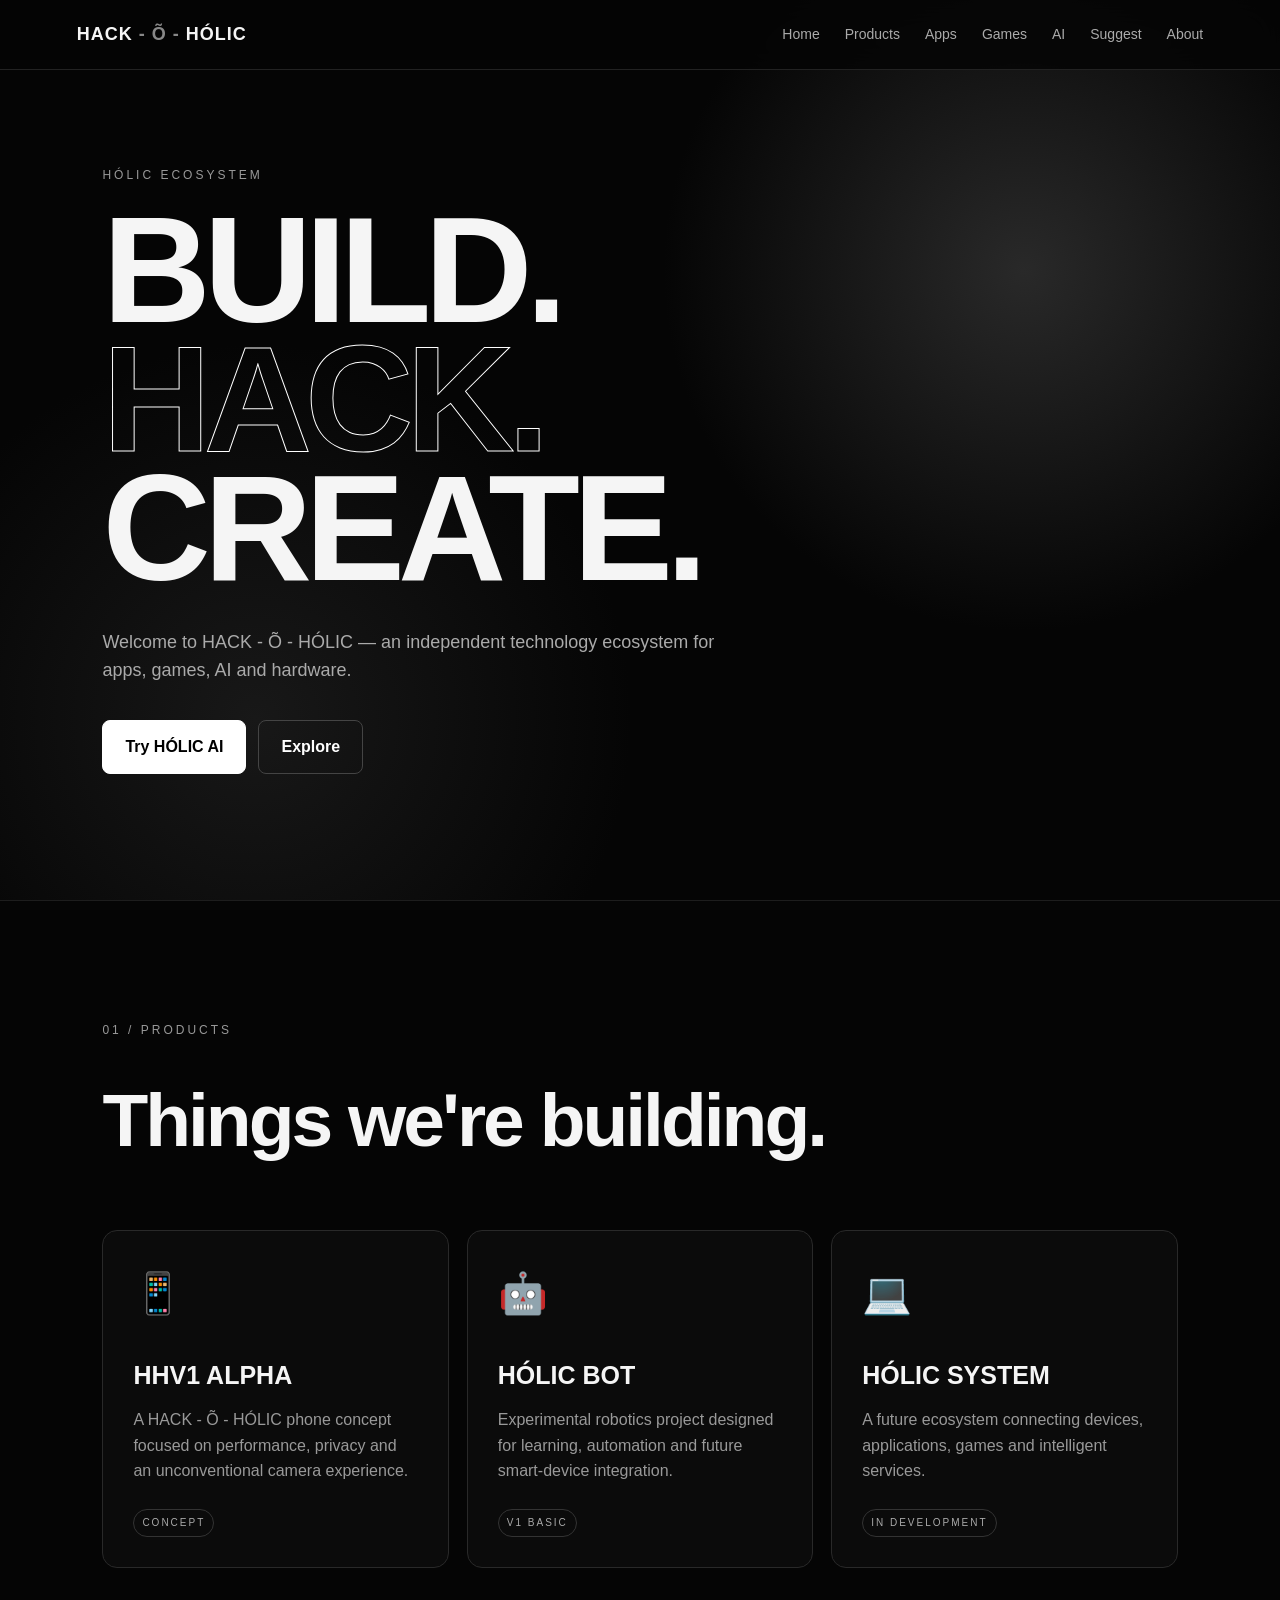
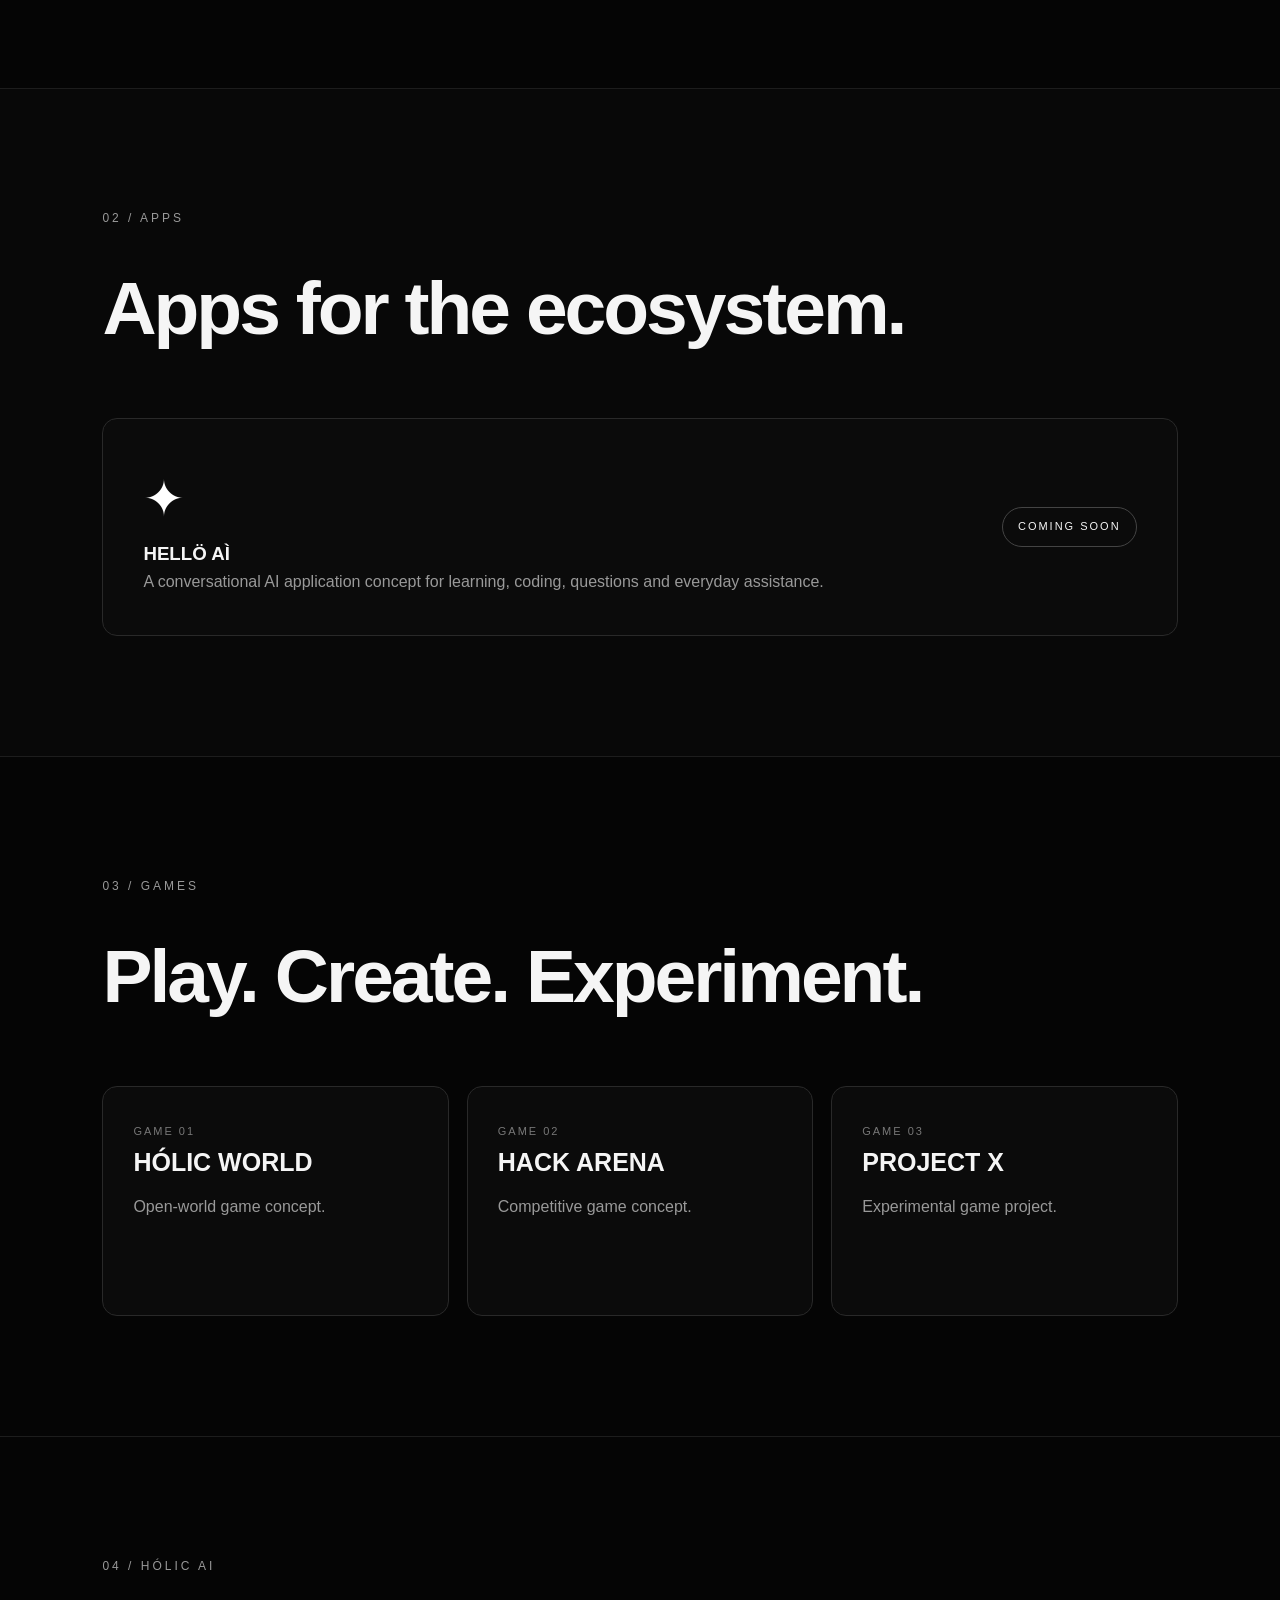
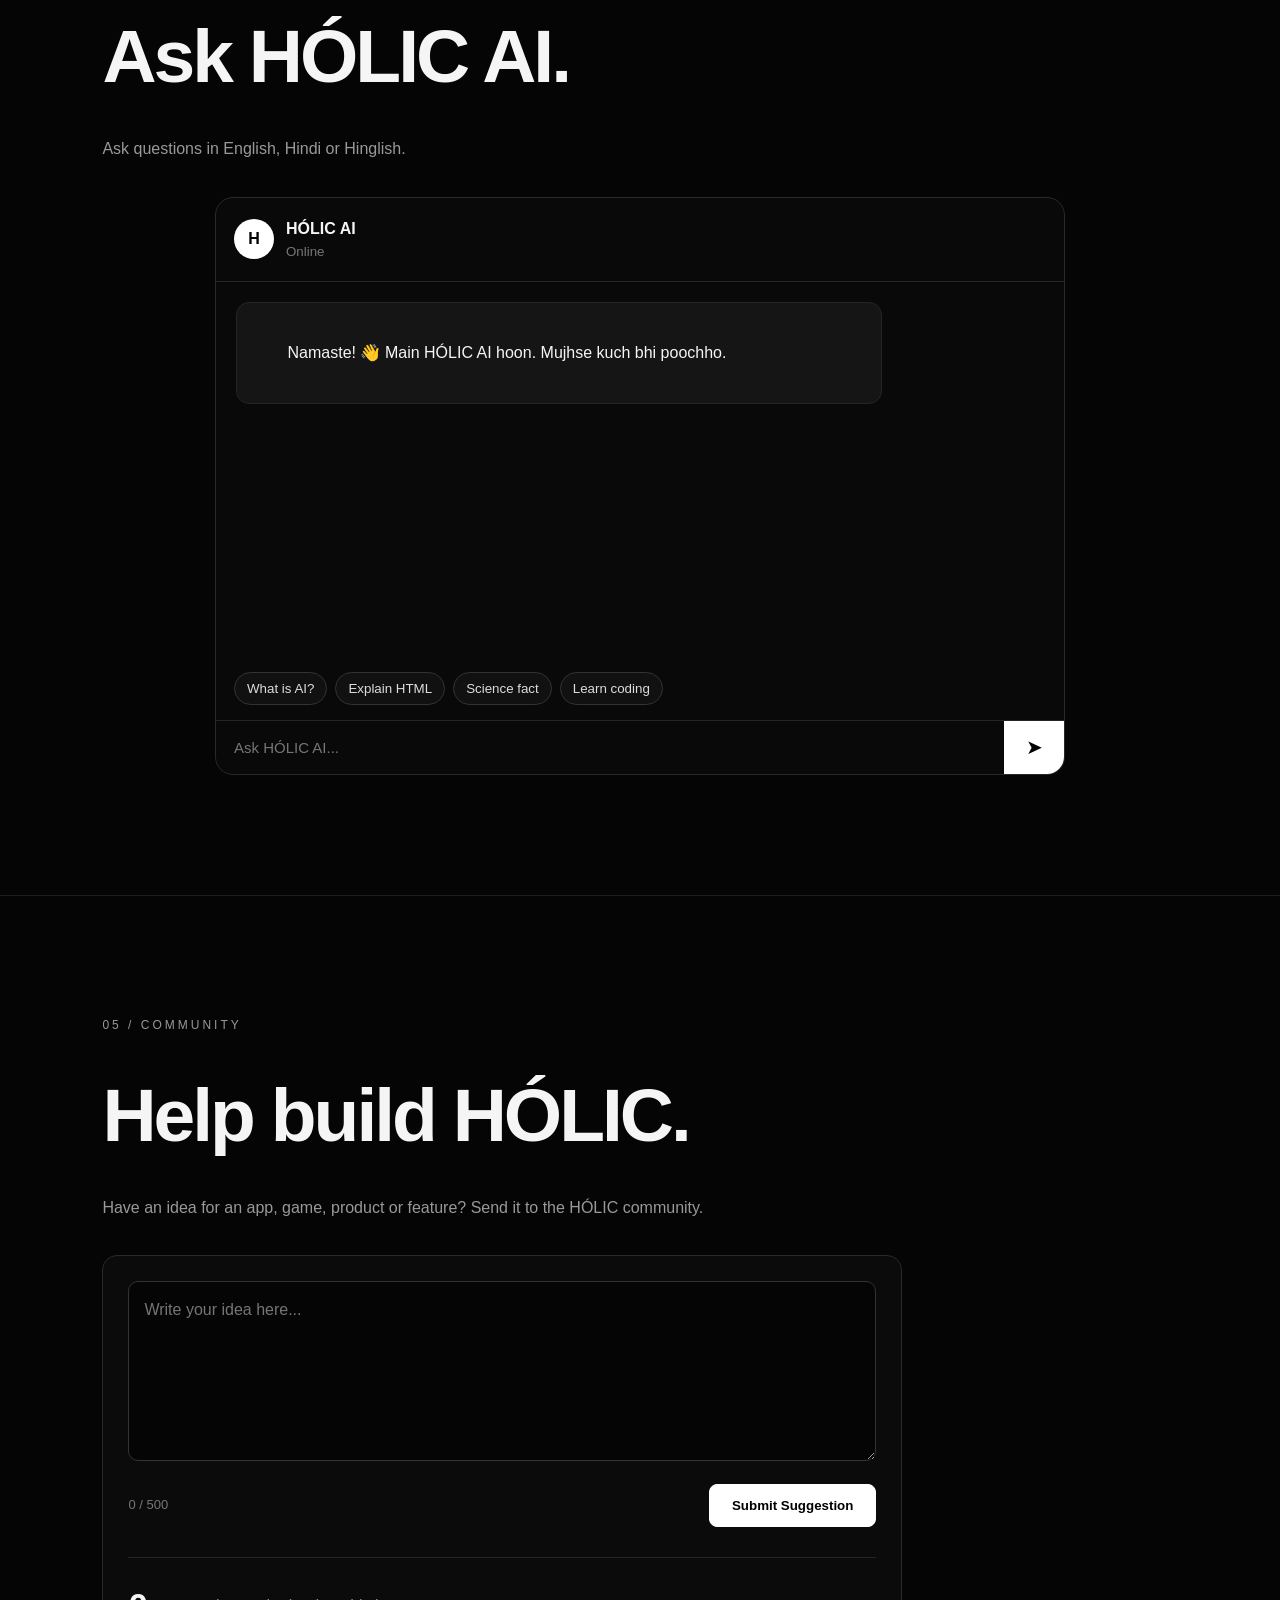
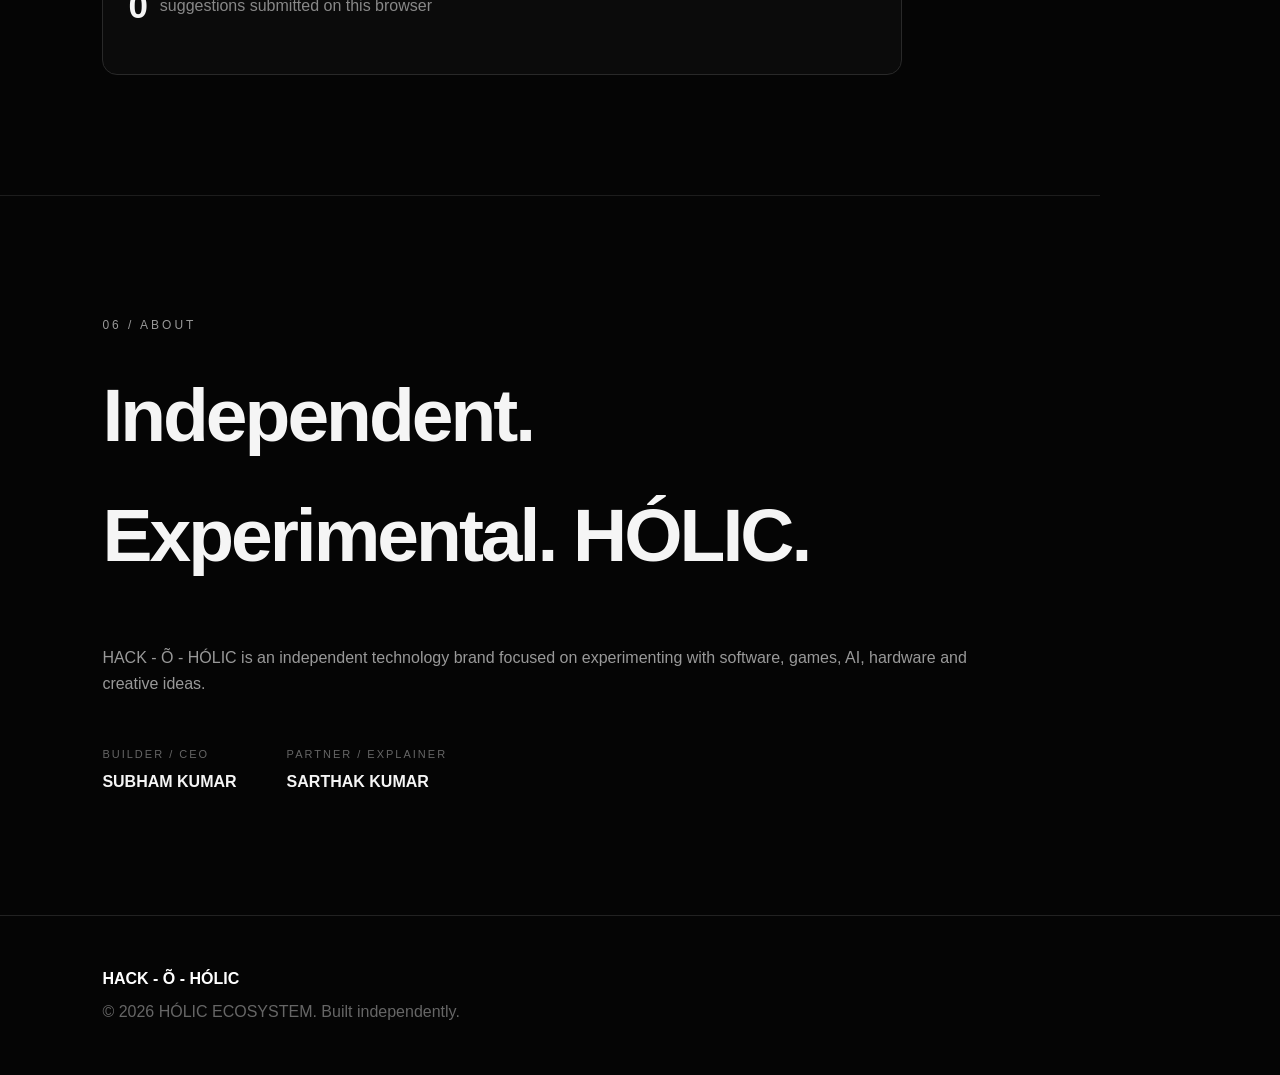
<file: index.html>
<!DOCTYPE html>
<html lang="en">
<head>
  <meta charset="UTF-8">
  <meta name="viewport" content="width=device-width, initial-scale=1.0">
  <meta name="description" content="HACK - Õ - HÓLIC — technology, AI, apps, games and innovation.">
  <title>HACK - Õ - HÓLIC</title>
  <link rel="stylesheet" href="style.css">
</head>

<body>

<header class="navbar">
  <div class="logo">HACK<span> - Õ - </span>HÓLIC</div>

  <button class="menu-btn" id="menuBtn">☰</button>

  <nav id="nav">
    <a href="#home">Home</a>
    <a href="#products">Products</a>
    <a href="#apps">Apps</a>
    <a href="#games">Games</a>
    <a href="#ai">AI</a>
    <a href="#suggest">Suggest</a>
    <a href="#about">About</a>
  </nav>
</header>

<main>

<section id="home" class="hero">
  <div class="hero-content">
    <p class="badge">HÓLIC ECOSYSTEM</p>

    <h1>BUILD.<br><span>HACK.</span><br>CREATE.</h1>

    <p class="hero-text">
      Welcome to HACK - Õ - HÓLIC — an independent technology ecosystem
      for apps, games, AI and hardware.
    </p>

    <div class="hero-buttons">
      <a href="#ai" class="btn primary">Try HÓLIC AI</a>
      <a href="#products" class="btn secondary">Explore</a>
    </div>
  </div>
</section>


<section id="products" class="section">
  <p class="section-tag">01 / PRODUCTS</p>
  <h2>Things we're building.</h2>

  <div class="cards">

    <article class="card">
      <div class="card-icon">📱</div>
      <h3>HHV1 ALPHA</h3>
      <p>
        A HACK - Õ - HÓLIC phone concept focused on performance,
        privacy and an unconventional camera experience.
      </p>
      <span class="status">CONCEPT</span>
    </article>

    <article class="card">
      <div class="card-icon">🤖</div>
      <h3>HÓLIC BOT</h3>
      <p>
        Experimental robotics project designed for learning,
        automation and future smart-device integration.
      </p>
      <span class="status">V1 BASIC</span>
    </article>

    <article class="card">
      <div class="card-icon">💻</div>
      <h3>HÓLIC SYSTEM</h3>
      <p>
        A future ecosystem connecting devices, applications,
        games and intelligent services.
      </p>
      <span class="status">IN DEVELOPMENT</span>
    </article>

  </div>
</section>


<section id="apps" class="section dark-section">
  <p class="section-tag">02 / APPS</p>
  <h2>Apps for the ecosystem.</h2>

  <div class="feature">
    <div>
      <p class="big-icon">✦</p>
      <h3>HELLÖ AÌ</h3>
      <p>
        A conversational AI application concept for learning,
        coding, questions and everyday assistance.
      </p>
    </div>

    <div class="feature-label">COMING SOON</div>
  </div>
</section>


<section id="games" class="section">
  <p class="section-tag">03 / GAMES</p>
  <h2>Play. Create. Experiment.</h2>

  <div class="game-grid">
    <div class="game-card">
      <span>GAME 01</span>
      <h3>HÓLIC WORLD</h3>
      <p>Open-world game concept.</p>
    </div>

    <div class="game-card">
      <span>GAME 02</span>
      <h3>HACK ARENA</h3>
      <p>Competitive game concept.</p>
    </div>

    <div class="game-card">
      <span>GAME 03</span>
      <h3>PROJECT X</h3>
      <p>Experimental game project.</p>
    </div>
  </div>
</section>


<section id="ai" class="section ai-section">
  <p class="section-tag">04 / HÓLIC AI</p>
  <h2>Ask HÓLIC AI.</h2>
  <p class="section-intro">
    Ask questions in English, Hindi or Hinglish.
  </p>

  <div class="ai-box">

    <div class="ai-header">
      <div class="ai-avatar">H</div>
      <div>
        <strong>HÓLIC AI</strong>
        <small>Online</small>
      </div>
    </div>

    <div id="chatMessages" class="chat-messages">
      <div class="message ai-message">
        Namaste! 👋 Main HÓLIC AI hoon. Mujhse kuch bhi poochho.
      </div>
    </div>

    <div class="suggestions">
      <button data-question="What is artificial intelligence?">What is AI?</button>
      <button data-question="Explain HTML in simple words.">Explain HTML</button>
      <button data-question="Give me a science fact.">Science fact</button>
      <button data-question="Help me learn coding.">Learn coding</button>
    </div>

    <form id="chatForm" class="chat-input">
      <input
        id="userInput"
        type="text"
        placeholder="Ask HÓLIC AI..."
        autocomplete="off"
        required
      >
      <button type="submit">➤</button>
    </form>

  </div>
</section>


<section id="suggest" class="section">
  <p class="section-tag">05 / COMMUNITY</p>
  <h2>Help build HÓLIC.</h2>

  <p class="section-intro">
    Have an idea for an app, game, product or feature?
    Send it to the HÓLIC community.
  </p>

  <div class="suggest-box">

    <textarea
      id="suggestionText"
      maxlength="500"
      placeholder="Write your idea here..."
    ></textarea>

    <div class="suggest-bottom">
      <span id="charCount">0 / 500</span>
      <button id="suggestButton" class="btn primary">Submit Suggestion</button>
    </div>

    <div class="counter">
      <strong id="suggestionCount">0</strong>
      <span>suggestions submitted on this browser</span>
    </div>

    <p id="suggestStatus"></p>
  </div>
</section>


<section id="about" class="section about">
  <p class="section-tag">06 / ABOUT</p>
  <h2>Independent. Experimental. HÓLIC.</h2>

  <p>
    HACK - Õ - HÓLIC is an independent technology brand focused on
    experimenting with software, games, AI, hardware and creative ideas.
  </p>

  <div class="credits">
    <div>
      <span>BUILDER / CEO</span>
      <strong>SUBHAM KUMAR</strong>
    </div>

    <div>
      <span>PARTNER / EXPLAINER</span>
      <strong>SARTHAK KUMAR</strong>
    </div>
  </div>
</section>

</main>


<footer>
  <div class="footer-logo">HACK - Õ - HÓLIC</div>
  <p>© 2026 HÓLIC ECOSYSTEM. Built independently.</p>
</footer>

<script src="script.js"></script>
</body>
                                   </html>
</file>
<file: style.css>
* {
  margin: 0;
  padding: 0;
  box-sizing: border-box;
}

html {
  scroll-behavior: smooth;
}

body {
  font-family: Arial, Helvetica, sans-serif;
  background: #050505;
  color: #f5f5f5;
  line-height: 1.6;
}

a {
  color: inherit;
  text-decoration: none;
}

.navbar {
  position: fixed;
  top: 0;
  left: 0;
  width: 100%;
  height: 70px;
  padding: 0 6%;
  display: flex;
  align-items: center;
  justify-content: space-between;
  background: rgba(5, 5, 5, 0.85);
  backdrop-filter: blur(15px);
  border-bottom: 1px solid #222;
  z-index: 1000;
}

.logo {
  font-size: 18px;
  font-weight: 900;
  letter-spacing: 1px;
}

.logo span {
  opacity: 0.55;
}

nav {
  display: flex;
  gap: 25px;
}

nav a {
  color: #aaa;
  font-size: 14px;
  transition: 0.25s;
}

nav a:hover {
  color: white;
}

.menu-btn {
  display: none;
  border: 0;
  background: none;
  color: white;
  font-size: 25px;
}

.hero {
  min-height: 100vh;
  display: flex;
  align-items: center;
  padding: 120px 8% 80px;
  background:
    radial-gradient(circle at 80% 30%, #292929 0, transparent 30%),
    radial-gradient(circle at 20% 80%, #181818 0, transparent 30%),
    #050505;
}

.hero-content {
  max-width: 800px;
}

.badge,
.section-tag {
  color: #999;
  letter-spacing: 3px;
  font-size: 12px;
  margin-bottom: 20px;
}

.hero h1 {
  font-size: clamp(60px, 12vw, 150px);
  line-height: 0.86;
  letter-spacing: -7px;
  margin-bottom: 35px;
}

.hero h1 span {
  color: transparent;
  -webkit-text-stroke: 1px white;
}

.hero-text {
  max-width: 650px;
  color: #aaa;
  font-size: 18px;
  margin-bottom: 35px;
}

.hero-buttons {
  display: flex;
  gap: 12px;
  flex-wrap: wrap;
}

.btn {
  display: inline-block;
  border: 1px solid #444;
  padding: 13px 22px;
  border-radius: 8px;
  cursor: pointer;
  font-weight: bold;
  transition: 0.25s;
}

.primary {
  background: white;
  color: black;
  border-color: white;
}

.primary:hover {
  transform: translateY(-2px);
  opacity: 0.85;
}

.secondary {
  background: transparent;
  color: white;
}

.secondary:hover {
  background: #161616;
}

.section {
  padding: 120px 8%;
  border-top: 1px solid #1d1d1d;
}

.section h2 {
  font-size: clamp(35px, 6vw, 75px);
  letter-spacing: -3px;
  margin-bottom: 50px;
}

.cards,
.game-grid {
  display: grid;
  grid-template-columns: repeat(3, 1fr);
  gap: 18px;
}

.card,
.game-card,
.feature,
.suggest-box {
  border: 1px solid #292929;
  background: #0b0b0b;
  border-radius: 15px;
}

.card {
  padding: 30px;
  min-height: 300px;
  transition: 0.3s;
}

.card:hover,
.game-card:hover {
  transform: translateY(-5px);
  border-color: #555;
}

.card-icon {
  font-size: 40px;
  margin-bottom: 30px;
}

.card h3,
.game-card h3 {
  font-size: 25px;
  margin-bottom: 12px;
}

.card p,
.game-card p,
.feature p,
.about > p {
  color: #999;
}

.status {
  display: inline-block;
  margin-top: 25px;
  font-size: 10px;
  letter-spacing: 2px;
  color: #aaa;
  border: 1px solid #333;
  padding: 5px 8px;
  border-radius: 20px;
}

.dark-section {
  background: #080808;
}

.feature {
  padding: 40px;
  display: flex;
  justify-content: space-between;
  align-items: center;
}

.big-icon {
  font-size: 50px;
  color: white !important;
}

.feature-label {
  border: 1px solid #444;
  padding: 10px 15px;
  border-radius: 20px;
  font-size: 11px;
  letter-spacing: 2px;
}

.game-card {
  padding: 30px;
  min-height: 230px;
}

.game-card span {
  color: #777;
  font-size: 11px;
  letter-spacing: 2px;
}

.section-intro {
  color: #999;
  max-width: 650px;
  margin-top: -30px;
  margin-bottom: 35px;
}

.ai-box {
  max-width: 850px;
  margin: auto;
  border: 1px solid #292929;
  border-radius: 18px;
  overflow: hidden;
  background: #090909;
}

.ai-header {
  display: flex;
  gap: 12px;
  align-items: center;
  padding: 18px;
  border-bottom: 1px solid #252525;
}

.ai-avatar {
  width: 40px;
  height: 40px;
  border-radius: 50%;
  background: white;
  color: black;
  display: grid;
  place-items: center;
  font-weight: bold;
}

.ai-header small {
  display: block;
  color: #777;
}

.chat-messages {
  height: 390px;
  overflow-y: auto;
  padding: 20px;
}

.message {
  max-width: 80%;
  padding: 12px 15px;
  margin-bottom: 12px;
  border-radius: 13px;
  white-space: pre-wrap;
}

.ai-message {
  background: #151515;
  border: 1px solid #252525;
}

.user-message {
  margin-left: auto;
  background: white;
  color: black;
}

.suggestions {
  display: flex;
  gap: 8px;
  flex-wrap: wrap;
  padding: 0 18px 15px;
}

.suggestions button {
  background: #111;
  color: #ddd;
  border: 1px solid #333;
  padding: 8px 12px;
  border-radius: 20px;
  cursor: pointer;
}

.suggestions button:hover {
  background: #222;
}

.chat-input {
  display: flex;
  border-top: 1px solid #252525;
}

.chat-input input {
  flex: 1;
  padding: 18px;
  background: transparent;
  color: white;
  border: 0;
  outline: none;
  font-size: 15px;
}

.chat-input button {
  width: 60px;
  border: 0;
  background: white;
  color: black;
  font-size: 20px;
  cursor: pointer;
}

.suggest-box {
  max-width: 800px;
  padding: 25px;
}

textarea {
  width: 100%;
  min-height: 180px;
  resize: vertical;
  padding: 15px;
  border: 1px solid #333;
  border-radius: 10px;
  outline: none;
  background: #050505;
  color: white;
  font: inherit;
}

.suggest-bottom {
  display: flex;
  align-items: center;
  justify-content: space-between;
  margin-top: 15px;
  gap: 15px;
}

#charCount {
  color: #777;
  font-size: 13px;
}

.counter {
  margin-top: 30px;
  padding-top: 20px;
  border-top: 1px solid #252525;
  display: flex;
  align-items: center;
  gap: 12px;
}

.counter strong {
  font-size: 35px;
}

.counter span {
  color: #888;
}

#suggestStatus {
  margin-top: 15px;
  color: #aaa;
}

.about {
  max-width: 1100px;
}

.credits {
  display: flex;
  gap: 50px;
  margin-top: 50px;
  flex-wrap: wrap;
}

.credits div {
  display: flex;
  flex-direction: column;
  gap: 5px;
}

.credits span {
  color: #666;
  font-size: 11px;
  letter-spacing: 2px;
}

footer {
  padding: 50px 8%;
  border-top: 1px solid #222;
  color: #666;
}

.footer-logo {
  color: white;
  font-weight: bold;
  margin-bottom: 8px;
}

@media (max-width: 800px) {

  nav {
    display: none;
    position: absolute;
    top: 70px;
    left: 0;
    width: 100%;
    padding: 20px;
    flex-direction: column;
    background: #080808;
    border-bottom: 1px solid #222;
  }

  nav.active {
    display: flex;
  }

  .menu-btn {
    display: block;
  }

  .cards,
  .game-grid {
    grid-template-columns: 1fr;
  }

  .hero h1 {
    letter-spacing: -4px;
  }

  .feature {
    flex-direction: column;
    align-items: flex-start;
    gap: 30px;
  }

  .suggest-bottom {
    flex-direction: column;
    align-items: flex-start;
  }

  .message {
    max-width: 90%;
  }
    }
</file>
